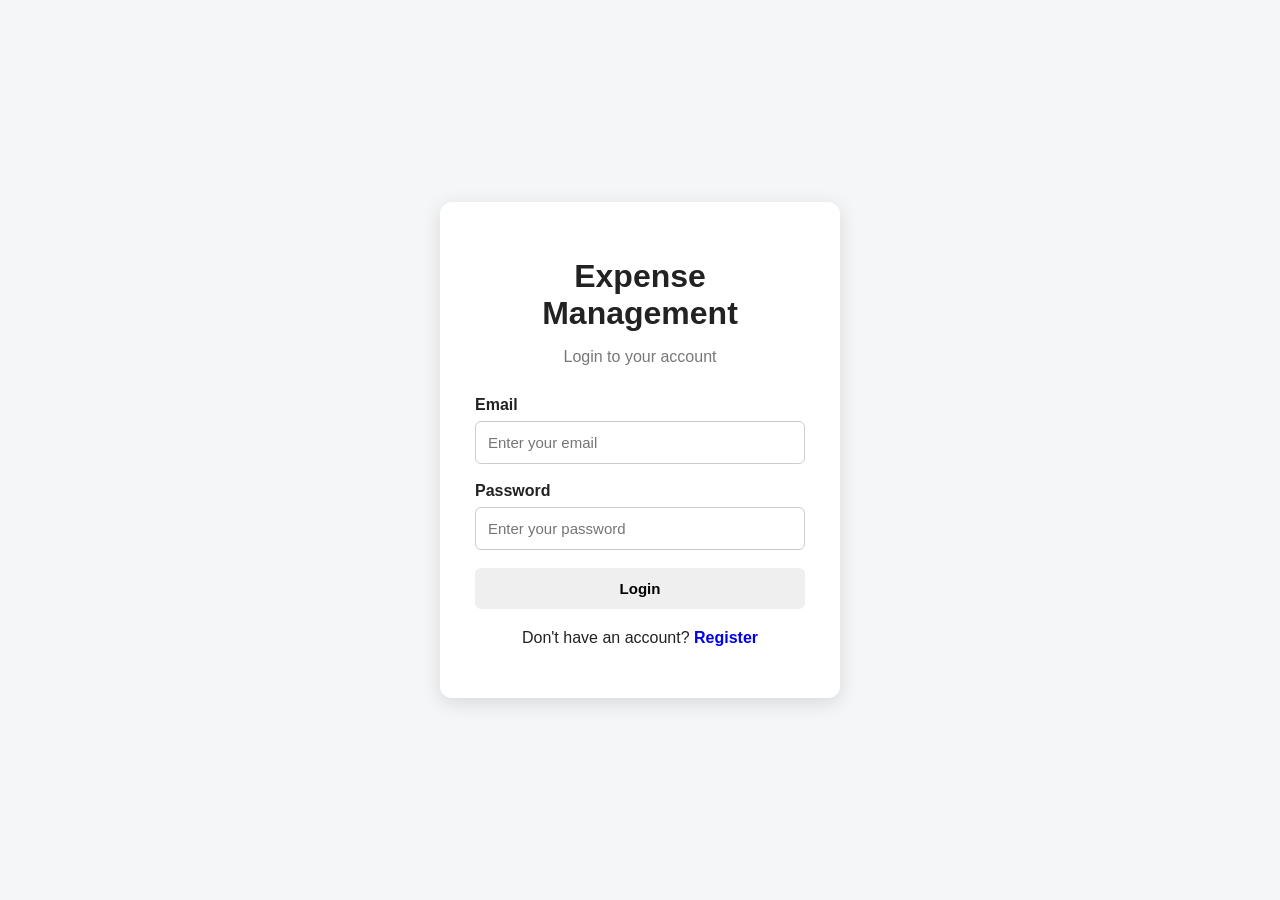
<file: management/src/main/resources/static/index.html>
<!DOCTYPE html>
<html lang="en">
<head>
    <meta charset="UTF-8">
    <meta name="viewport" content="width=device-width, initial-scale=1.0">
    <title>Expense Management - Login</title>
    <link rel="stylesheet" href="style.css">
</head>

<body>

<div class="auth-container">

    <div class="auth-card">

        <h1>Expense Management</h1>
        <p class="subtitle">Login to your account</p>

        <form id="loginForm">

            <label>Email</label>
            <input
                    type="email"
                    id="email"
                    placeholder="Enter your email"
                    required
            >

            <label>Password</label>
            <input
                    type="password"
                    id="password"
                    placeholder="Enter your password"
                    required
            >

            <button type="submit">Login</button>

        </form>

        <p id="loginMessage" class="message"></p>

        <p class="switch-page">
            Don't have an account?
            <a href="register.html">Register</a>
        </p>

    </div>

</div>

<script src="script.js"></script>

</body>
</html>
</file>
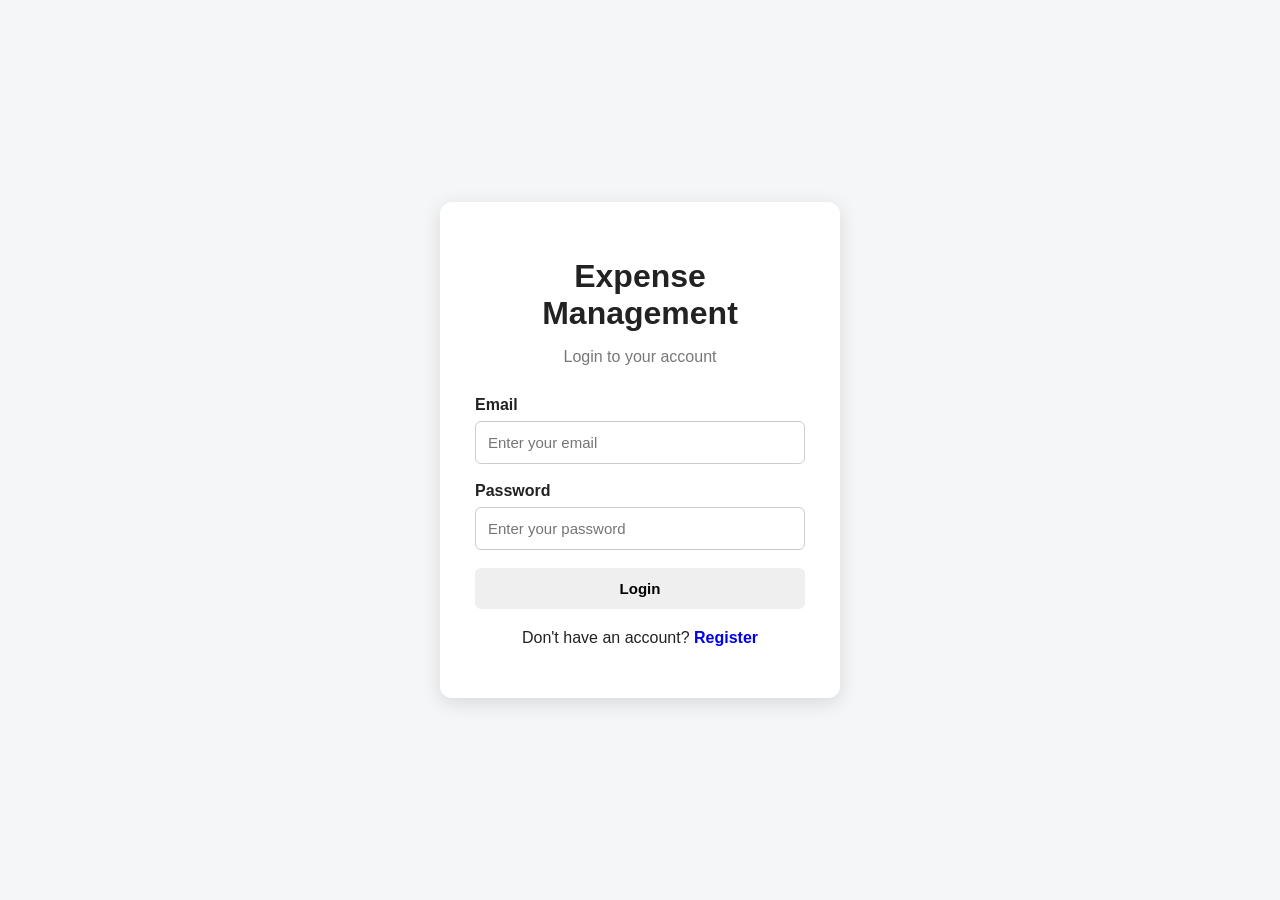
<file: management/src/main/resources/static/manager-dashboard.html>
<!DOCTYPE html>
<html lang="en">
<head>
    <meta charset="UTF-8">
    <meta name="viewport" content="width=device-width, initial-scale=1.0">
    <title>Manager Dashboard</title>
    <link rel="stylesheet" href="style.css">
</head>

<body>

<nav class="navbar">

    <div class="logo">
        Expense Management
    </div>

    <div>
        <span id="managerEmail"></span>

        <button class="logout-btn" onclick="logout()">
            Logout
        </button>
    </div>

</nav>


<div class="dashboard">

    <h1>Manager Dashboard</h1>

    <div class="card">

        <div class="section-header">

            <h2>Pending Expenses</h2>

            <button
                    class="refresh-btn"
                    onclick="loadPendingExpenses()">
                Refresh
            </button>

        </div>

        <div id="managerMessage" class="message"></div>

        <div class="table-container">

            <table>

                <thead>

                <tr>
                    <th>ID</th>
                    <th>User</th>
                    <th>Amount</th>
                    <th>Description</th>
                    <th>Created</th>
                    <th>Action</th>
                </tr>

                </thead>

                <tbody id="pendingTableBody">

                </tbody>

            </table>

        </div>

    </div>

</div>


<!-- Reject popup -->

<div id="rejectModal" class="modal">

    <div class="modal-content">

        <h2>Reject Expense</h2>

        <input type="hidden" id="rejectExpenseId">

        <label>Reason</label>

        <textarea
                id="rejectComment"
                placeholder="Enter rejection reason"
                required
        ></textarea>

        <div class="modal-buttons">

            <button onclick="confirmReject()">
                Reject
            </button>

            <button
                    class="cancel-btn"
                    onclick="closeRejectModal()">
                Cancel
            </button>

        </div>

    </div>

</div>


<script src="script.js"></script>

</body>
</html>
</file>
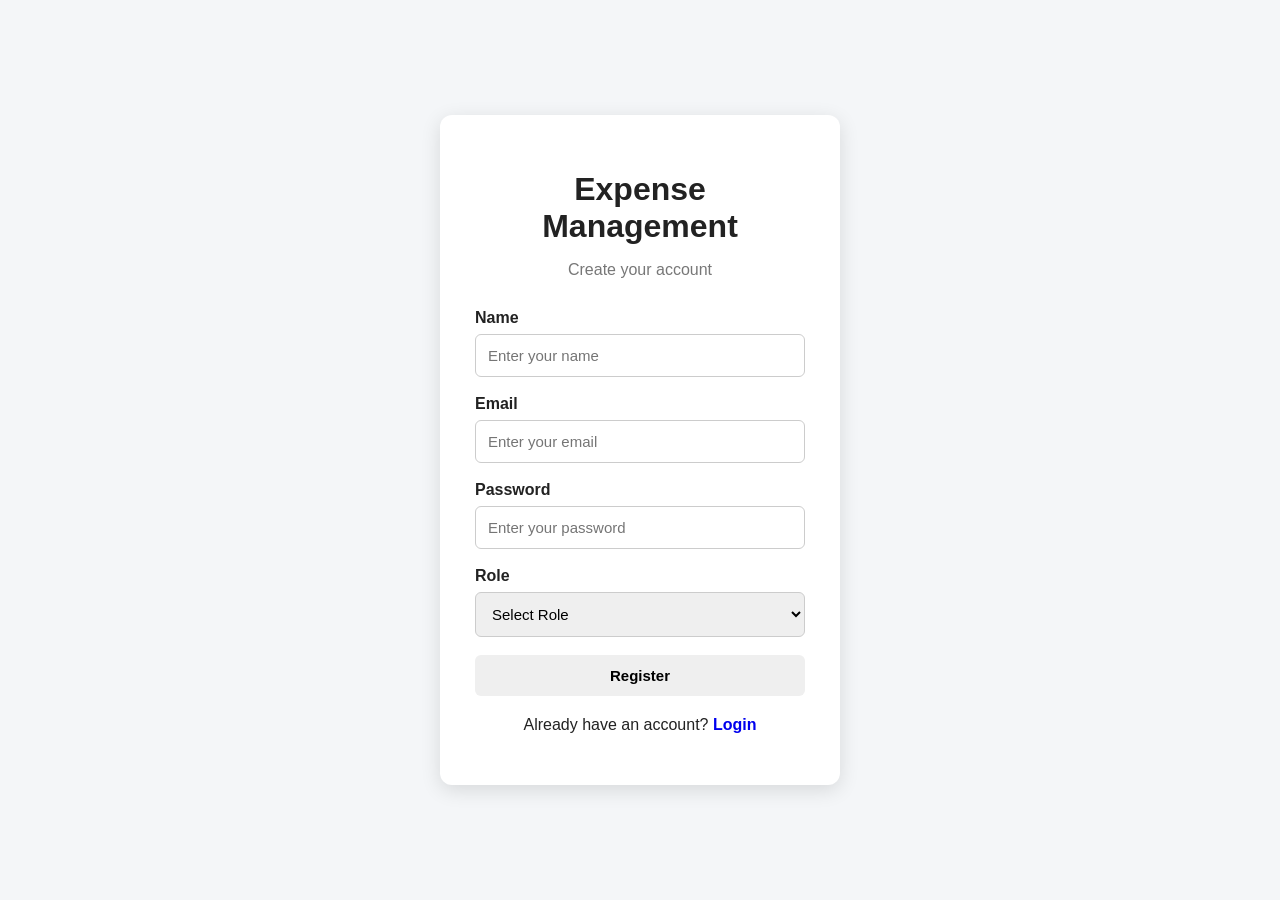
<file: management/src/main/resources/static/register.html>
<!DOCTYPE html>
<html lang="en">
<head>
    <meta charset="UTF-8">
    <meta name="viewport" content="width=device-width, initial-scale=1.0">
    <title>Expense Management - Register</title>
    <link rel="stylesheet" href="style.css">
</head>

<body>

<div class="auth-container">

    <div class="auth-card">

        <h1>Expense Management</h1>
        <p class="subtitle">Create your account</p>

        <form id="registerForm">

            <label>Name</label>
            <input
                    type="text"
                    id="name"
                    placeholder="Enter your name"
                    required
            >

            <label>Email</label>
            <input
                    type="email"
                    id="registerEmail"
                    placeholder="Enter your email"
                    required
            >

            <label>Password</label>
            <input
                    type="password"
                    id="registerPassword"
                    placeholder="Enter your password"
                    required
            >

            <label>Role</label>
            <select id="role" required>
                <option value="">Select Role</option>
                <option value="USER">USER</option>
                <option value="MANAGER">MANAGER</option>
            </select>

            <button type="submit">Register</button>

        </form>

        <p id="registerMessage" class="message"></p>

        <p class="switch-page">
            Already have an account?
            <a href="index.html">Login</a>
        </p>

    </div>

</div>

<script src="script.js"></script>

</body>
</html>
</file>
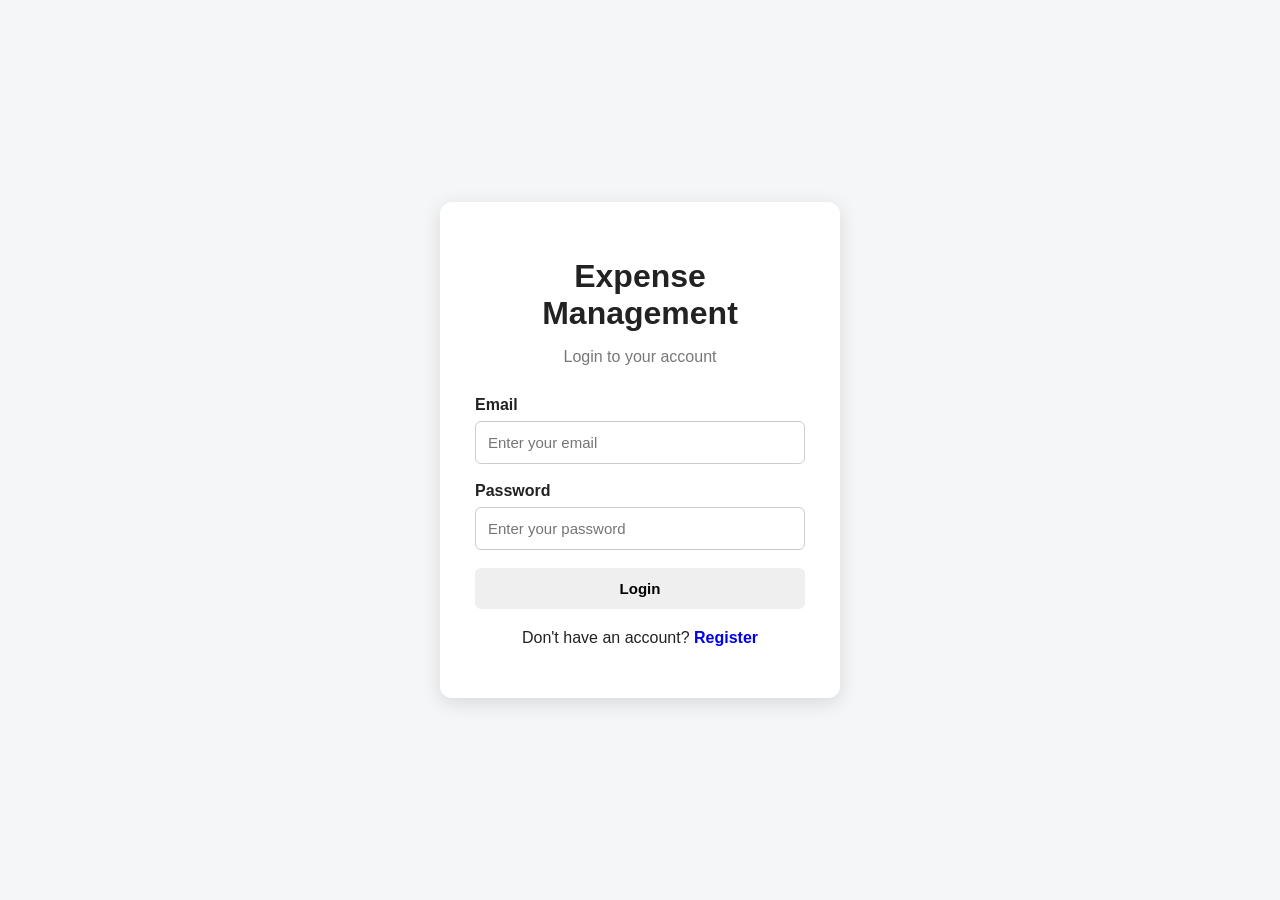
<file: management/src/main/resources/static/user-dashboard.html>
<!DOCTYPE html>
<html lang="en">
<head>
    <meta charset="UTF-8">
    <meta name="viewport" content="width=device-width, initial-scale=1.0">
    <title>User Dashboard</title>
    <link rel="stylesheet" href="style.css">
</head>

<body>

<nav class="navbar">

    <div class="logo">
        Expense Management
    </div>

    <div>
        <span id="userEmail"></span>
        <button class="logout-btn" onclick="logout()">Logout</button>
    </div>

</nav>

<div class="dashboard">

    <h1>User Dashboard</h1>

    <div class="card">

        <h2>Submit Expense</h2>

        <form id="expenseForm">

            <label>Amount</label>

            <input
                    type="number"
                    id="amount"
                    placeholder="Enter amount"
                    min="1"
                    step="0.01"
                    required
            >

            <label>Description</label>

            <textarea
                    id="description"
                    placeholder="Enter expense description"
                    required
            ></textarea>

            <button type="submit">
                Submit Expense
            </button>

        </form>

        <p id="expenseMessage" class="message"></p>

    </div>


    <div class="card">

        <div class="section-header">

            <h2>My Expenses</h2>

            <button
                    class="refresh-btn"
                    onclick="loadMyExpenses()">
                Refresh
            </button>

        </div>

        <div class="table-container">

            <table>

                <thead>
                <tr>
                    <th>ID</th>
                    <th>Amount</th>
                    <th>Description</th>
                    <th>Status</th>
                    <th>Manager Comment</th>
                    <th>Created</th>
                </tr>
                </thead>

                <tbody id="expenseTableBody">

                </tbody>

            </table>

        </div>

    </div>

</div>

<script src="script.js"></script>

</body>
</html>
</file>
<file: management/src/main/resources/static/style.css>
* {
    box-sizing: border-box;
}

body {
    margin: 0;
    font-family: Arial, sans-serif;
    background: #f4f6f8;
    color: #222;
}


/* =========================
   AUTH
========================= */

.auth-container {
    min-height: 100vh;
    display: flex;
    justify-content: center;
    align-items: center;
    padding: 20px;
}

.auth-card {
    width: 400px;
    max-width: 100%;
    background: white;
    padding: 35px;
    border-radius: 12px;
    box-shadow: 0 5px 20px rgba(0, 0, 0, 0.12);
}

.auth-card h1 {
    text-align: center;
    margin-bottom: 5px;
}

.subtitle {
    text-align: center;
    color: #777;
    margin-bottom: 30px;
}


/* =========================
   FORM
========================= */

label {
    display: block;
    margin-bottom: 7px;
    font-weight: bold;
}

input,
select,
textarea {
    width: 100%;
    padding: 12px;
    margin-bottom: 18px;
    border: 1px solid #ccc;
    border-radius: 6px;
    font-size: 15px;
}

textarea {
    min-height: 100px;
    resize: vertical;
}

button {
    width: 100%;
    padding: 12px;
    border: none;
    border-radius: 6px;
    cursor: pointer;
    font-size: 15px;
    font-weight: bold;
}

button:hover {
    opacity: 0.9;
}


/* =========================
   LINKS
========================= */

.switch-page {
    text-align: center;
    margin-top: 20px;
}

.switch-page a {
    text-decoration: none;
    font-weight: bold;
}


/* =========================
   MESSAGE
========================= */

.message {
    text-align: center;
    margin-top: 15px;
    font-weight: bold;
}


/* =========================
   NAVBAR
========================= */

.navbar {
    background: #222;
    color: white;
    padding: 15px 30px;

    display: flex;
    justify-content: space-between;
    align-items: center;
}

.logo {
    font-size: 20px;
    font-weight: bold;
}

.logout-btn {
    width: auto;
    margin-left: 15px;
    padding: 8px 15px;
}


/* =========================
   DASHBOARD
========================= */

.dashboard {
    width: 90%;
    max-width: 1200px;
    margin: 30px auto;
}

.dashboard h1 {
    margin-bottom: 25px;
}

.card {
    background: white;
    padding: 25px;
    margin-bottom: 25px;
    border-radius: 10px;
    box-shadow: 0 3px 12px rgba(0, 0, 0, 0.08);
}

.card h2 {
    margin-top: 0;
}


/* =========================
   SECTION HEADER
========================= */

.section-header {
    display: flex;
    justify-content: space-between;
    align-items: center;
    margin-bottom: 20px;
}

.section-header h2 {
    margin: 0;
}

.refresh-btn {
    width: auto;
    padding: 8px 15px;
}


/* =========================
   TABLE
========================= */

.table-container {
    overflow-x: auto;
}

table {
    width: 100%;
    border-collapse: collapse;
    min-width: 700px;
}

th,
td {
    padding: 12px;
    border-bottom: 1px solid #ddd;
    text-align: left;
}

th {
    background: #f1f1f1;
}


/* =========================
   STATUS
========================= */

.status {
    font-weight: bold;
}

.status-PENDING {
    color: orange;
}

.status-ACCEPTED {
    color: green;
}

.status-REJECTED {
    color: red;
}


/* =========================
   MANAGER ACTION BUTTONS
========================= */

.accept-btn {
    width: auto;
    padding: 7px 12px;
    margin-right: 5px;
}

.reject-btn {
    width: auto;
    padding: 7px 12px;
}


/* =========================
   MODAL
========================= */

.modal {
    display: none;

    position: fixed;
    left: 0;
    top: 0;

    width: 100%;
    height: 100%;

    background: rgba(0, 0, 0, 0.5);

    justify-content: center;
    align-items: center;
}

.modal-content {
    background: white;
    width: 400px;
    max-width: 90%;
    padding: 25px;
    border-radius: 10px;
}

.modal-buttons {
    display: flex;
    gap: 10px;
}

.modal-buttons button {
    flex: 1;
}

.cancel-btn {
    background: #777;
}


/* =========================
   MOBILE
========================= */

@media (max-width: 600px) {

    .navbar {
        padding: 15px;
    }

    .logo {
        font-size: 16px;
    }

    .dashboard {
        width: 95%;
    }

    .card {
        padding: 18px;
    }

    .section-header {
        flex-direction: column;
        align-items: flex-start;
        gap: 10px;
    }
}
</file>
